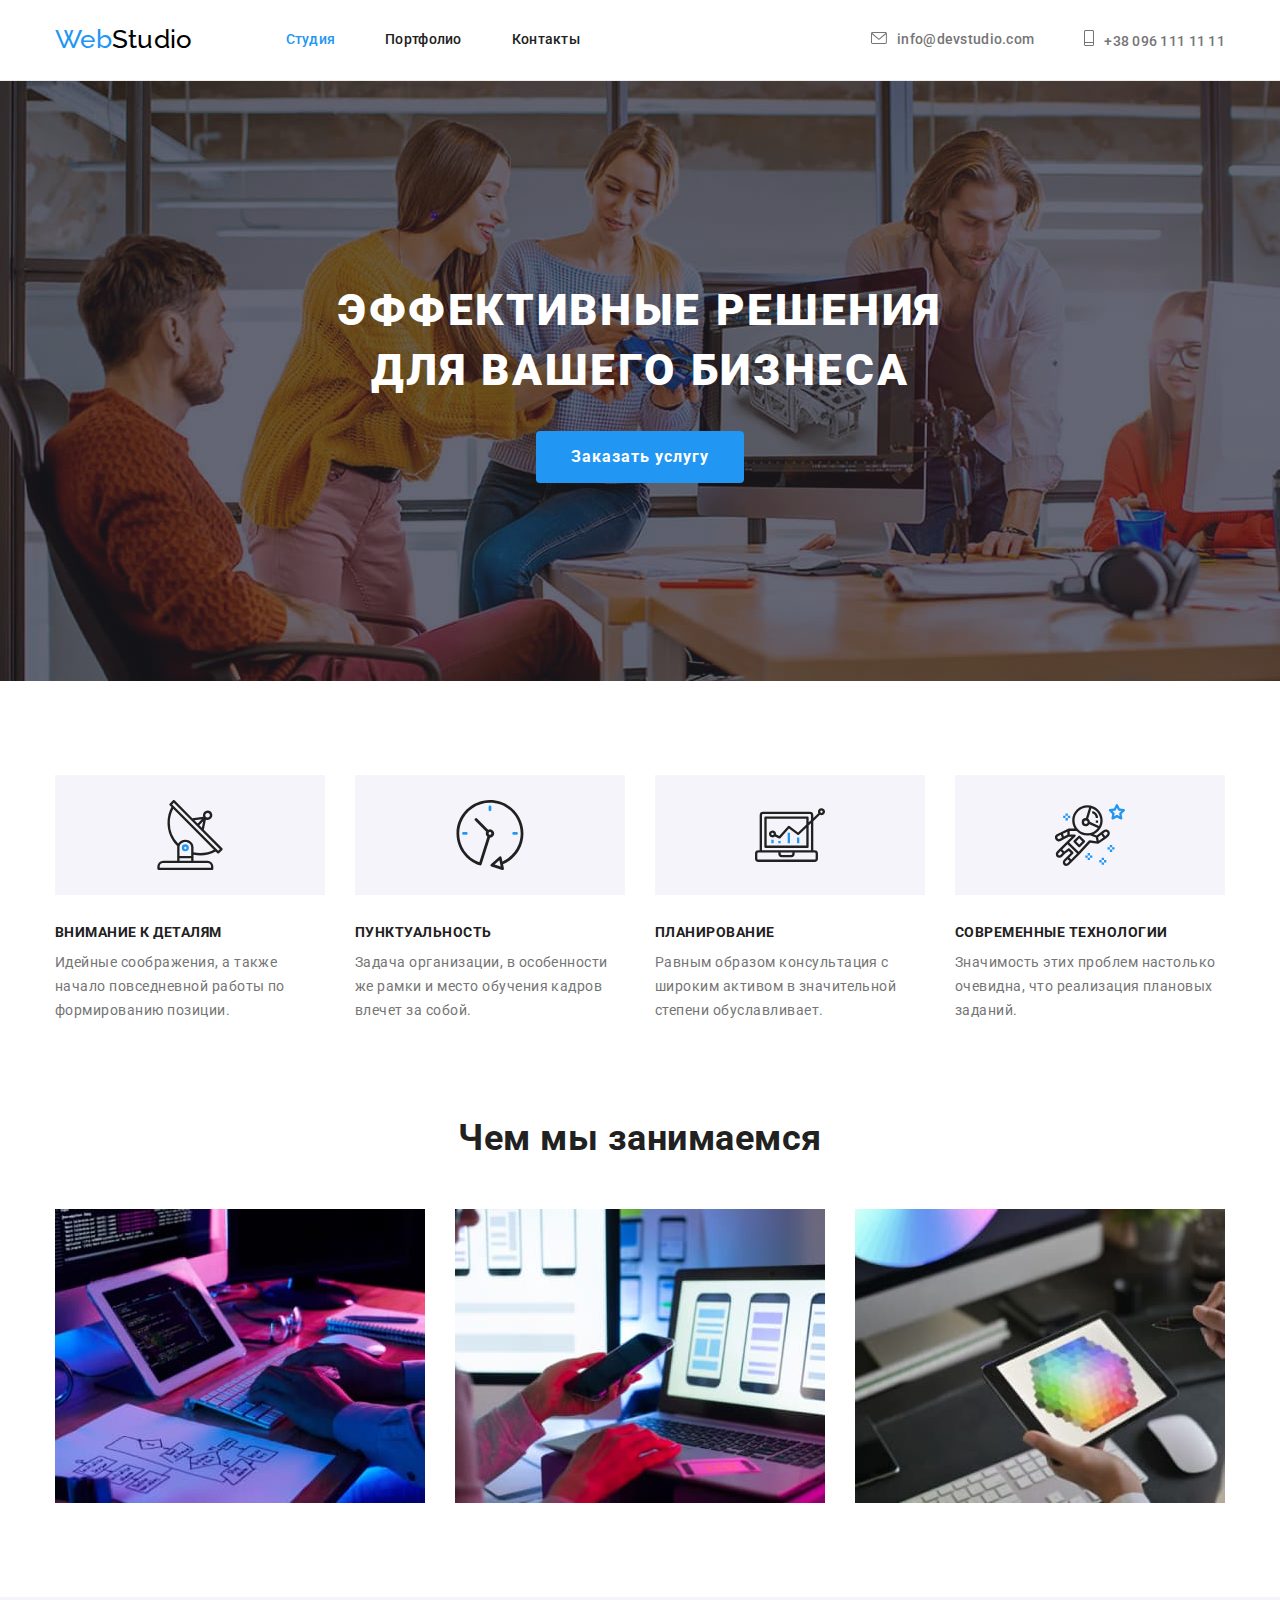
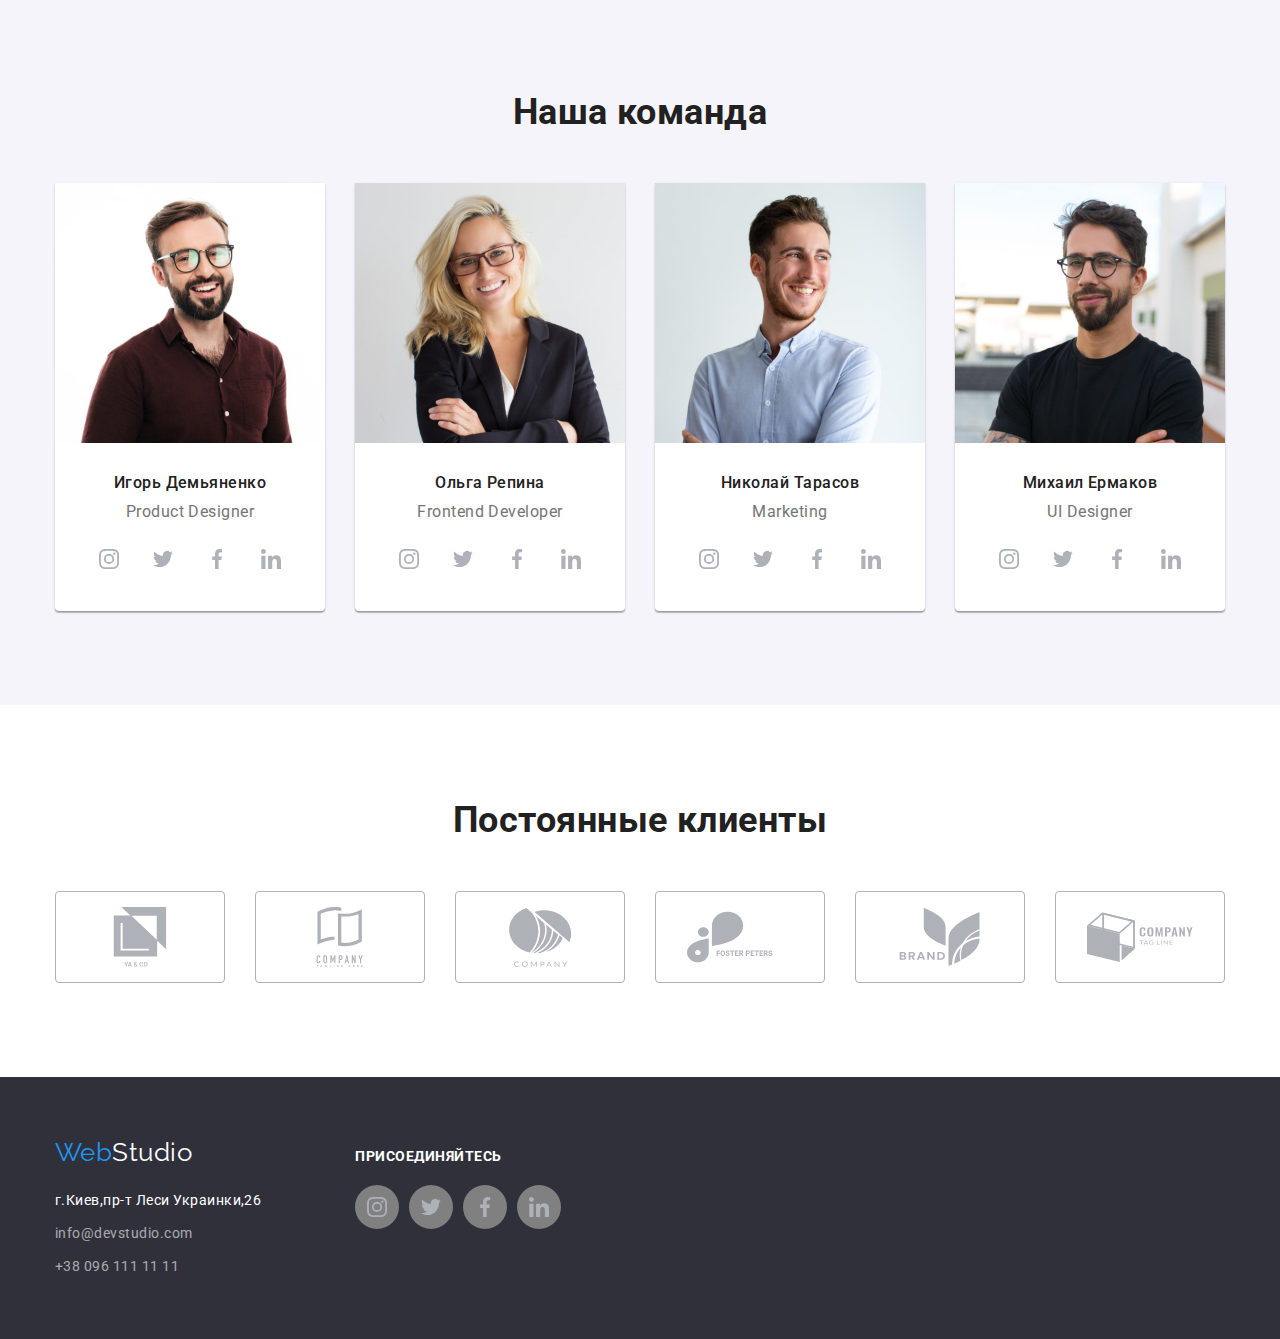
<file: index.html>
<!DOCTYPE html>
<html lang="ru">
<head>
    <meta charset="UTF-8">
    <meta http-equiv="X-UA-Compatible" content="IE=edge">
    <meta name="viewport" content="width=device-width, initial-scale=1.0">
    <title>Web Studio</title>
    <link rel="preconnect" href="https://fonts.googleapis.com">
    <link rel="preconnect" href="https://fonts.gstatic.com" crossorigin>
    <link href="https://fonts.googleapis.com/css2?family=Raleway:wght@700&family=Roboto:wght@400;500;700;900&display=swap"
        rel="stylesheet">
    <link rel="stylesheet" href="https://cdnjs.cloudflare.com/ajax/libs/modern-normalize/1.1.0/modern-normalize.min.css">
    <link rel="stylesheet" href="./css/style.css">
    
</head>
<body>
    <header class="header">
        <div class="conteiner header-wrap">
            <nav class="header-nav">
                <a class="header-logo" href="./index.html">
                    <span class="header-web">Web</span><span class="header-studio">Studio</span>
                </a>

                <ul class="header-nav list">
                    <li class="header-nav-item"><a class="header-nav-link link current" href="./index.html">Студия</a></li>
                    <li class="header-nav-item"><a class="header-nav-link link" href="./portfolio.html">Портфолио</a></li>
                    <li class="header-nav-item"><a class="header-nav-link link" href="">Контакты</a></li>
                </ul>
            </nav>

            <ul class="header-contact list">
                <li class="header-contact-item"><a class="header-contact-link link" href="mailto:info@devstudio.com">
                    <svg class="header-contact-icon-mail">
                        <use href="./img/icons.svg#envelope"></use>
                    </svg>info@devstudio.com</a></li>

                <li class="header-contact-item"><a class="header-contact-link link" href="tel:+380961111111">
                    <svg class="header-contact-icon-tel">
                        <use href="./img/icons.svg#tel"></use>
                    </svg>+38 096 111 11 11</a></li>
            </ul>
        </div>
    </header>
    
    <!-- Главное оформление -->
    <main>
        <!-- секция герой -->
        <section class="section hero">
            <div class="conteiner ">
                <h1 class="hero-title">Эффективные решения <br> для вашего бизнеса</h1>
                <button class="hero-btn button order" type="button">Заказать услугу</button>
            </div>
        </section>

        <!-- секция особенности -->
        <section class="section features">
            <div class="conteiner ">
                <h2 hidden>Особености</h2>
                    <ul class="features-list list">
                        <li class="features-item">
                            <div class="features-box">
                                <svg class="features-icon">
                                    <use href="./img/icons.svg#antenna"></use>
                                </svg>
                            </div>
                            <h3 class="features-title">Внимание к деталям</h3>
                            <p class="features-text">Идейные соображения, а также начало повседневной работы по формированию позиции.</p>
                        </li>

                        <li class="features-item">
                            <div class="features-box"><svg class="features-icon">
                                <use href="./img/icons.svg#clock"></use>
                            </svg>
                            </div>
                            <h3 class="features-title">Пунктуальность</h3>
                            <p class="features-text">Задача организации, в особенности же рамки и место обучения кадров влечет за собой.</p>
                        </li>

                        <li class="features-item">
                            <div class="features-box">
                                <svg class="features-icon">
                                    <use href="./img/icons.svg#diagram"></use>
                                </svg>
                            </div>
                            <h3 class="features-title">Планирование</h3>
                            <p class="features-text">Равным образом консультация с широким активом в значительной степени обуславливает.</p>
                        </li>

                        <li class="features-item">
                            <div class="features-box">
                                <svg class="features-icon">
                                    <use href="./img/icons.svg#astronaut"></use>
                                </svg>
                            </div>
                            <h3 class="features-title">Современные технологии</h3>
                            <p class="features-text">Значимость этих проблем настолько очевидна, что реализация плановых заданий.</p>
                        </li>
                    </ul>
            </div>
        </section>
        
        <!-- секция че мы занимаемся -->
        <section class="section work">
            <div class="conteiner">
                <h2 class="work-title">Чем мы занимаемся</h2>
                <ul class="work-list list">
                    <li class="work-item"><img src="./img/computer.jpg" alt="компьютер" width="370"></li>
                    <li class="work-item"><img src="./img/telephone.jpg" alt="телефон" width="370"></li>
                    <li class="work-item"><img src="./img/laptop.jpg" alt="лептоп" width="370"></li>
                </ul>
            </div>
        </section>
        
        <!-- секция наша команда -->
        <section class="section team">
            <div class="conteiner">
                <h2 class="team-title">Наша команда</h2>
                    <ul class="team-list list">
                        <li class="team-card">
                            <img src="./img/igor.jpg" alt="фото Игоря" width="270">
                            <div class="staff">
                                <h3 class="staff-name">Игорь Демьяненко</h3>
                                <p class="staff-position">Product Designer</p>
<!-- блок соцсети -->
                            <ul class="social-links list">
                                <li class="networks">
                                    <a class="networks-link link" href="https://www.instagram.com" target="_blank" ret="noopener noreferrer nofollow">
                                        <svg class="networks-icon">
                                            <use href="./img/icons.svg#instagram"></use>
                                        </svg>
                                    </a>
                                </li>
                                    
                                <li class="networks">
                                    <a class="networks-link link" href="https://twitter.com" target="_blank" ret="noopener noreferrer nofollow">
                                        <svg class="networks-icon">
                                            <use href="./img/icons.svg#twitter"></use>
                                        </svg>
                                    </a>
                                </li>
                                    
                                <li class="networks">
                                    <a class="networks-link link" href="https://www.facebook.com" target="_blank" ret="noopener noreferrer nofollow">
                                        <svg class="networks-icon">
                                            <use href="./img/icons.svg#facebook"></use>
                                        </svg>
                                    </a>
                                </li>
                                    
                                <li class="networks">
                                    <a class=" networks-link link" href="https://www.linkedin.com" target="_blank" ret="noopener noreferrer nofollow">
                                        <svg class="networks-icon">
                                            <use href="./img/icons.svg#linkedin"></use>
                                        </svg>
                                    </a>
                                </li>
                            </ul>
                            </div>                            
                        </li>

                        <li class="team-card">
                            <img src="./img/olga.jpg" alt="фото Ольги" width="270">
                            <div class="staff">
                                <h3 class="staff-name">Ольга Репина</h3>
                                <p class="staff-position">Frontend Developer</p>
<!-- блок соцсетей -->
                            <ul class="social-links list">
                                <li class="networks">
                                    <a class="networks-link link" href="https://www.instagram.com" target="_blank" ret="noopener noreferrer nofollow">
                                        <svg class="networks-icon">
                                            <use href="./img/icons.svg#instagram"></use>
                                        </svg>
                                    </a>
                                </li>
                                    
                                <li class="networks">
                                    <a class="networks-link link" href="https://twitter.com" target="_blank" ret="noopener noreferrer nofollow">
                                        <svg class="networks-icon">
                                            <use href="./img/icons.svg#twitter"></use>
                                        </svg>
                                    </a>
                                </li>
                                    
                                <li class="networks">
                                    <a class="networks-link link" href="https://www.facebook.com" target="_blank" ret="noopener noreferrer nofollow">
                                        <svg class="networks-icon">
                                            <use href="./img/icons.svg#facebook"></use>
                                        </svg>
                                    </a>
                                </li>
                                    
                                <li class="networks">
                                    <a class=" networks-link link" href="https://www.linkedin.com" target="_blank" ret="noopener noreferrer nofollow">
                                        <svg class="networks-icon">
                                            <use href="./img/icons.svg#linkedin"></use>
                                        </svg>
                                    </a>
                                </li>
                            </ul>
                            </div>          
                        </li>

                        <li class="team-card">
                            <img src="./img/nikolai.jpg" alt="фото Николая" width="270">
                            <div class="staff">
                                <h3 class="staff-name">Николай Тарасов</h3>
                                <p class="staff-position">Marketing</p>
<!-- блок соцсетей -->                         
                            <ul class="social-links list">
                                <li class="networks">
                                    <a class="networks-link link" href="https://www.instagram.com" target="_blank" ret="noopener noreferrer nofollow">
                                        <svg class="networks-icon">
                                            <use href="./img/icons.svg#instagram"></use>
                                        </svg>
                                    </a>
                                </li>
                                    
                                <li class="networks">
                                    <a class="networks-link link" href="https://twitter.com" target="_blank" ret="noopener noreferrer nofollow">
                                        <svg class="networks-icon">
                                            <use href="./img/icons.svg#twitter"></use>
                                        </svg>
                                    </a>
                                </li>
                                    
                                <li class="networks">
                                    <a class="networks-link link" href="https://www.facebook.com" target="_blank" ret="noopener noreferrer nofollow">
                                        <svg class="networks-icon">
                                            <use href="./img/icons.svg#facebook"></use>
                                        </svg>
                                    </a>
                                </li>
                                    
                                <li class="networks">
                                    <a class=" networks-link link" href="https://www.linkedin.com" target="_blank" ret="noopener noreferrer nofollow">
                                        <svg class="networks-icon">
                                            <use href="./img/icons.svg#linkedin"></use>
                                        </svg>
                                    </a>
                                </li>
                            </ul>
                            </div>
                        </li>

                        <li class="team-card">
                            <img src="./img/mihail.jpg" alt="фото Михаила" width="270"> 
                            <div class="staff">
                                <h3 class="staff-name">Михаил Ермаков</h3>
                                <p class="staff-position">UI Designer</p>
<!-- блок соцсетей -->
                            <ul class="social-links list">
                                <li class="networks">
                                    <a class="networks-link link" href="https://www.instagram.com" target="_blank" ret="noopener noreferrer nofollow">
                                        <svg class="networks-icon">
                                            <use href="./img/icons.svg#instagram"></use>
                                        </svg>
                                    </a>
                                </li>
                                    
                                <li class="networks">
                                    <a class="networks-link link" href="https://twitter.com" target="_blank" ret="noopener noreferrer nofollow">
                                        <svg class="networks-icon">
                                            <use href="./img/icons.svg#twitter"></use>
                                        </svg>
                                    </a>
                                </li>
                                    
                                <li class="networks">
                                    <a class="networks-link link" href="https://www.facebook.com" target="_blank" ret="noopener noreferrer nofollow">
                                        <svg class="networks-icon">
                                            <use href="./img/icons.svg#facebook"></use>
                                        </svg>
                                    </a>
                                </li>
                                    
                                <li class="networks">
                                    <a class=" networks-link link" href="https://www.linkedin.com" target="_blank" ret="noopener noreferrer nofollow">
                                        <svg class="networks-icon">
                                            <use href="./img/icons.svg#linkedin"></use>
                                        </svg>
                                    </a>
                                </li>
                            </ul>
                            </div>
                        </li>
                    </ul>
            </div>
        </section> 

<!-- Секция постоянные клиенты -->
        <section class="section clients">
            <div class="conteiner">
                <h2 class="clients-title">Постоянные клиенты</h2>
                    
                    <ul class="clients-list list">
                        <li class="clients-item">
                            <a class="clients-link" href="#">
                            <svg class="clients-icon">
                                <use href="./img/icons.svg#company-1"></use>
                            </svg>
                            </a>
                        </li>
                        <li class="clients-item">
                            <a class="clients-link" href="#">
                            <svg class="clients-icon">
                                <use href="./img/icons.svg#company-2" widht="106" height="60"></use>
                            </svg>
                            </a>
                        </li>
                        <li class="clients-item">
                            <a class="clients-link" href="#">
                            <svg class="clients-icon">
                                <use href="./img/icons.svg#company-3" widht="106" height="60"></use>
                            </svg>
                            </a>
                        </li>
                        <li class="clients-item">
                            <a class="clients-link" href="#">
                            <svg class="clients-icon">
                                <use href="./img/icons.svg#company-4" widht="106" height="60"></use>
                            </svg>
                            </a>
                        </li>
                        <li class="clients-item">
                            <a class="clients-link" href="#">
                            <svg class="clients-icon">
                                <use href="./img/icons.svg#company-5" widht="106" height="60"></use>
                            </svg>
                            </a>
                        </li>
                        <li class="clients-item">
                            <a class="clients-link" href="#">
                            <svg class="clients-icon">
                                <use href="./img/icons.svg#company-6" widht="106" height="60"></use>
                            </svg>
                            </a>
                        </li>
                    </ul>
                </div>
            </div>
        </section>
    </main>

    <!-- секция футер -->
    <footer class="footer">
        <div class="conteiner join">
            <div>
                <a class="footer-logo" href="./index.html">
                    <span class="footer-web">Web</span><span class="footer-studio">Studio</span>
                </a>
                <address class="address">
                    <ul class="address-list list">
                        <li class="address-item"><a class="address-link link place" href="https://goo.gl/maps/ZaD2ymdkpTnKKArT6" target="_blank" rel="noopener noreferrer nofollow">г.Киев,пр-т Леси Украинки,26</a></li>

                        <li class="address-item"><a class="address-link link" href="mailto:info@devstudio.com">info@devstudio.com</a></li>
                        
                        <li class="address-item"><a class="address-link link" href="tel:+38 096 111 1111">+38 096 111 11 11</a></li>
                    </ul>
                </address>
            </div>

        <div class="join-box">
            <h2 class="join-title">Присоединяйтесь</h2>
<!-- блок соцсетей -->
                <ul class="footer-social-links list">
                                <li class="networks">
                                    <a class="networks-link link" href="https://www.instagram.com" target="_blank" ret="noopener noreferrer nofollow">
                                        <svg class="networks-icon">
                                            <use href="./img/icons.svg#instagram"></use>
                                        </svg>
                                    </a>
                                </li>
                                    
                                <li class="networks">
                                    <a class="networks-link link" href="https://twitter.com" target="_blank" ret="noopener noreferrer nofollow">
                                        <svg class="networks-icon">
                                            <use href="./img/icons.svg#twitter"></use>
                                        </svg>
                                    </a>
                                </li>
                                    
                                <li class="networks">
                                    <a class="networks-link link" href="https://www.facebook.com" target="_blank" ret="noopener noreferrer nofollow">
                                        <svg class="networks-icon">
                                            <use href="./img/icons.svg#facebook"></use>
                                        </svg>
                                    </a>
                                </li>
                                    
                                <li class="networks">
                                    <a class=" networks-link link" href="https://www.linkedin.com" target="_blank" ret="noopener noreferrer nofollow">
                                        <svg class="networks-icon">
                                            <use href="./img/icons.svg#linkedin"></use>
                                        </svg>
                                    </a>
                                </li>
                            </ul>
        </div>
        </div>
    </footer>
    
    

</body>
</html>
</file>
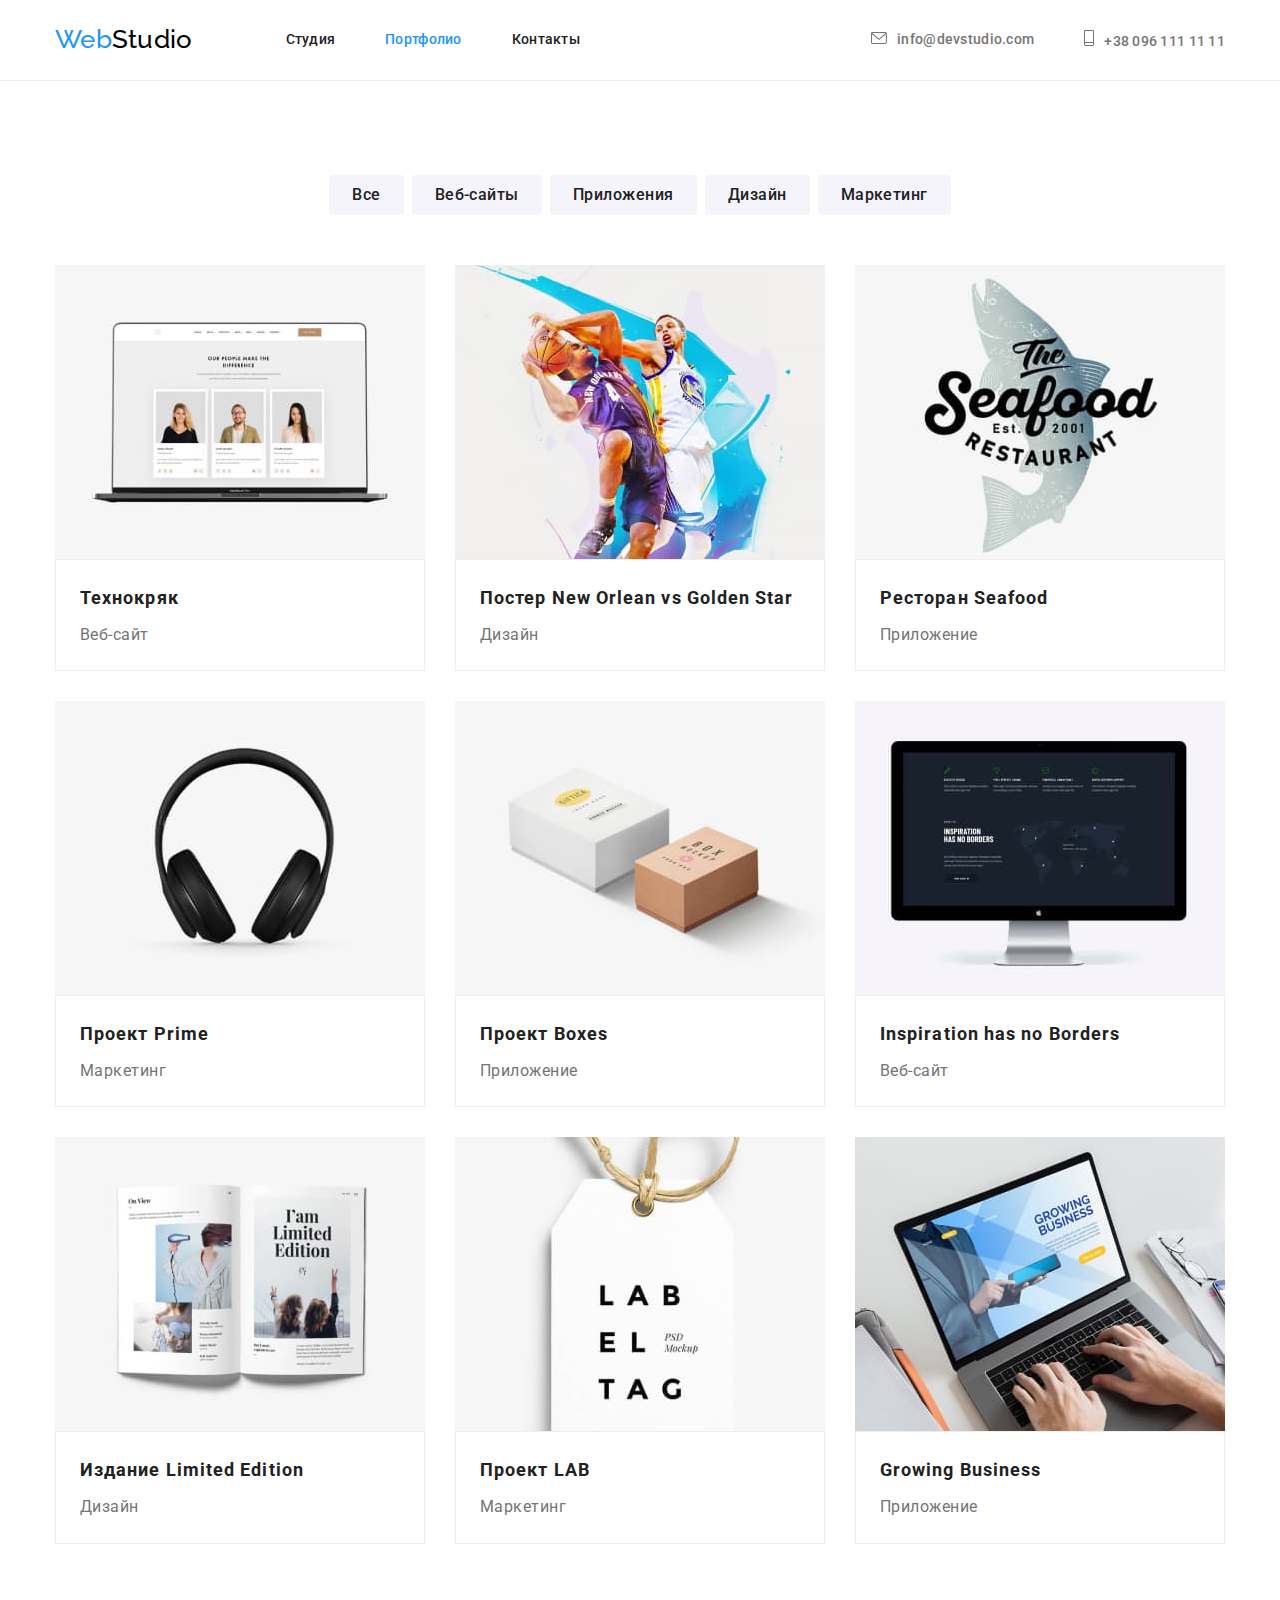
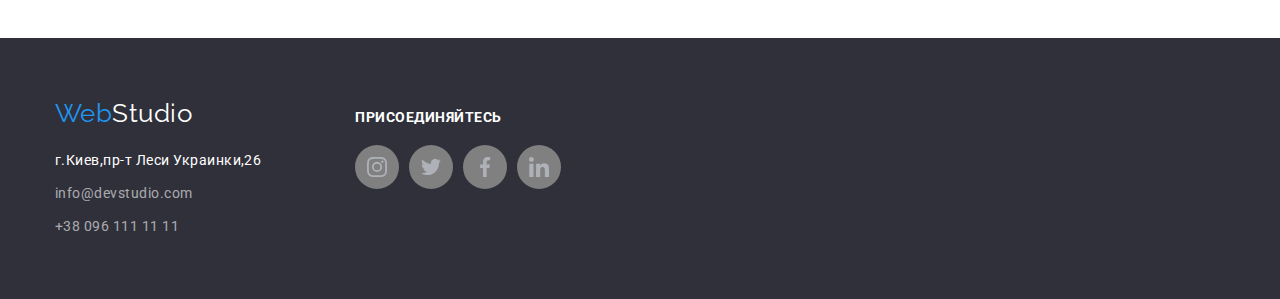
<file: portfolio.html>
<!DOCTYPE html>
<html lang="en">
<head>
    <meta charset="UTF-8">
    <meta http-equiv="X-UA-Compatible" content="IE=edge">
    <meta name="viewport" content="width=device-width, initial-scale=1.0">
    <title>Porfolio</title>
    <link rel="preconnect" href="https://fonts.googleapis.com">
    <link rel="preconnect" href="https://fonts.gstatic.com" crossorigin>
    <link href="https://fonts.googleapis.com/css2?family=Raleway:wght@700&family=Roboto:wght@400;500;700;900&display=swap"
        rel="stylesheet">
    <link rel="stylesheet" href="https://cdnjs.cloudflare.com/ajax/libs/modern-normalize/1.1.0/modern-normalize.min.css">
    <link rel="stylesheet" href="./css/style.css">
</head>
<body>
    <header class="header">
        <div class="conteiner header-wrap">
            <nav class="header-nav">
                <a class="header-logo" href="./index.html">
                    <span class="header-web">Web</span><span class="header-studio">Studio</span>
                </a>

                <ul class="header-nav list">
                    <li class="header-nav-item"><a class="header-nav-link link" href="./index.html">Студия</a></li>
                    <li class="header-nav-item"><a class="header-nav-link link current" href="./portfolio.html">Портфолио</a></li>
                    <li class="header-nav-item"><a class="header-nav-link link" href="">Контакты</a></li>
                </ul>
            </nav>

            <ul class="header-contact list">
                <li class="header-contact-item"><a class="header-contact-link link" href="mailto:info@devstudio.com">
                    <svg class="header-contact-icon-mail">
                        <use href="./img/icons.svg#envelope"></use>
                    </svg>info@devstudio.com</a></li>

                <li class="header-contact-item"><a class="header-contact-link link" href="tel:+380961111111">
                    <svg class="header-contact-icon-tel">
                        <use href="./img/icons.svg#tel"></use>
                    </svg>+38 096 111 11 11</a></li>
            </ul>
        </div>
    </header>

<main>
    <!-- секция кнопок навигации -->
    <section class="section filters">
        <div class="conteiner">
            <h1 class="vissually-hidden">Наши работы</h1>
            <ul class="filters-list list">
                <li class="filters-item" ><button class="filters-btn button" type="button">Все</button> </li>
                <li class="filters-item" ><button class="filters-btn button" type="button">Веб-сайты</button></li>
                <li class="filters-item" ><button class="filters-btn button" type="button">Приложения</button></li>
                <li class="filters-item" ><button class="filters-btn button" type="button">Дизайн</button></li>
                <li class="filters-item" ><button class="filters-btn button" type="button">Маркетинг</button></li>
            </ul>
        </div>
<!-- проэкты -->
        <div class="conteiner">
            <ul class="project list">
                <li class="project-card item">
                    <!-- <div class="project-card-content"> -->
                    <img src="./img/tehnokryak.jpg" alt="Технокряк">
                    <div class="project-name">
                        <h2 class="project-title">Технокряк</h2>
                        <p class="project-nav">Веб-сайт</p>
                    </div>
                    <!-- </div> -->
                </li>
                <li class="project-card item" >
                    <img src="./img/new-orlean.jpg" alt="Постер New Orlean vs Golden Star" width="370px">
                    <div class="project-name">
                        <h2 class="project-title">Постер New Orlean vs Golden Star</h2>
                        <p class="project-nav">Дизайн</p>
                    </div>
                </li>
                <li class="project-card item" >
                    <img src="./img/restorant-seafood.jpg" alt="Ресторан Seafood" width="370px">
                    <div class="project-name">
                        <h2 class="project-title">Ресторан Seafood</h2>
                        <p class="project-nav">Приложение</p>
                    </div>
                </li>
                <li class="project-card item" >
                    <img src="./img/project-prime.jpg" alt="Проект Prime" width="370px">
                    <div class="project-name">
                        <h2 class="project-title">Проект Prime</h2>
                        <p class="project-nav">Маркетинг</p>
                    </div>
                </li>
                <li class="project-card item" >
                    <img src="./img/project-boxes.jpg" alt="Проект Boxes" width="370px">
                    <div class="project-name">
                        <h2 class="project-title">Проект Boxes</h2>
                        <p class="project-nav">Приложение</p>
                    </div>
                </li>
                <li class="project-card item" >
                    <img src="./img/inspiration- borders.jpg" alt="Inspiration has no Borders" width="370px">
                    <div class="project-name">
                        <h2 class="project-title">Inspiration has no Borders</h2>
                        <p class="project-nav">Веб-сайт</p>
                    </div>
                </li>
                <li class="project-card item" >
                    <img src="./img/limited-edition.jpg" alt="Издание Limited Edition" width="370px">
                    <div class="project-name">
                        <h2 class="project-title">Издание Limited Edition</h2>
                        <p class="project-nav">Дизайн</p>
                    </div>
                </li>
                <li class="project-card item" >
                    <img src="./img/project-lab.jpg" alt="Проект LAB" width="370px">
                    <div class="project-name">
                        <h2 class="project-title">Проект LAB</h2>
                        <p class="project-nav">Маркетинг</p>
                    </div>
                </li>
                <li class="project-card item" >
                    <img src="./img/growing-business.jpg" alt="Growing Business" width="370px">
                    <div class="project-name">
                        <h2 class="project-title">Growing Business</h2>
                        <p class="project-nav">Приложение</p>
                    </div>
                </li>
            </ul>
        </div>
    </section>
    </div>
</main>

    <!-- секция футер -->
    <footer class="footer">
        <div class="conteiner join">
            <div>
                <a class="footer-logo" href="./index.html">
                    <span class="footer-web">Web</span><span class="footer-studio">Studio</span>
                </a>
                <address class="address">
                    <ul class="address-list list">
                        <li class="address-item"><a class="address-link link place" href="https://goo.gl/maps/ZaD2ymdkpTnKKArT6" target="_blank" rel="noopener noreferrer nofollow">г.Киев,пр-т Леси Украинки,26</a></li>

                        <li class="address-item"><a class="address-link link" href="mailto:info@devstudio.com">info@devstudio.com</a></li>
                        
                        <li class="address-item"><a class="address-link link" href="tel:+38 096 111 1111">+38 096 111 11 11</a></li>
                    </ul>
                </address>
            </div>

        <div class="join-box">
            <h2 class="join-title">Присоединяйтесь</h2>
<!-- блок соцсетей -->
                <ul class="footer-social-links list">
                                <li class="networks">
                                    <a class="networks-link link" href="https://www.instagram.com" target="_blank" ret="noopener noreferrer nofollow">
                                        <svg class="networks-icon">
                                            <use href="./img/icons.svg#instagram"></use>
                                        </svg>
                                    </a>
                                </li>
                                    
                                <li class="networks">
                                    <a class="networks-link link" href="https://twitter.com" target="_blank" ret="noopener noreferrer nofollow">
                                        <svg class="networks-icon">
                                            <use href="./img/icons.svg#twitter"></use>
                                        </svg>
                                    </a>
                                </li>
                                    
                                <li class="networks">
                                    <a class="networks-link link" href="https://www.facebook.com" target="_blank" ret="noopener noreferrer nofollow">
                                        <svg class="networks-icon">
                                            <use href="./img/icons.svg#facebook"></use>
                                        </svg>
                                    </a>
                                </li>
                                    
                                <li class="networks">
                                    <a class=" networks-link link" href="https://www.linkedin.com" target="_blank" ret="noopener noreferrer nofollow">
                                        <svg class="networks-icon">
                                            <use href="./img/icons.svg#linkedin"></use>
                                        </svg>
                                    </a>
                                </li>
                            </ul>
        </div>
        </div>
    </footer>


    
</body>
</html>
</file>
<file: css/style.css>
:root{
    --accent-color: #2196F3;
    --background-color: #E5E5E5;
    --background-button: #F5F4FA;
    --footer-bgcolor: #2F303A;
    --footer-text-color: rgba(255, 255, 255, 0.6);
    --header-color: #FFFFFF;
    --main-text-color: #212121;
    --second-text-color: #757575;
    --studio-color: #000000;
    --border-color-portfolio: rgba(238, 238, 238, 1);
    --border-color-header: rgba(236, 236, 236, 1);
    --background-hero-color: #C4C4C4;
    --icons-color: #AFB1B8;

}

body {
    font-family: 'Roboto', sans-serif;
    font-weight: 400;
    letter-spacing: 0.03em;
    list-style: none;
    color: var(--main-text-color);
    /* background-color: var(--background-color); */
}

img {
    display: block;
    max-width: 100%
}

.list{
    padding: 0;
    margin: 0;

    font-style: normal;
    list-style-type: none;
    text-decoration: none;
}
.link{
    text-decoration: none;
}
.conteiner{
    margin-left: auto;
    margin-right: auto;
    width: 1200px;
    padding: 0 15px; 
    
    /* outline: 2px solid tomato; */
}

.section{
    padding-top: 94px;
    padding-bottom: 94px;

    /* outline: 1px solid violet; */
}
.vissually-hidden{
    position: absolute;
    width: 1px;
    height: 1px;
    margin: -1px;
    border: 0;
    padding: 0;
    
    white-space: nowrap;
    clip-path: inset(100%);
    clip: rect(0 0 0 0);
    overflow: hidden;
}


/* СТИЛЬ HEADER */
    /* стиль логотипа header footer */
.header-logo,
.footer-logo {
    margin-right: 93px;
    padding-top: 24px;
    padding-bottom: 25px;

    font-family: 'Raleway', sans-serif;
    font-size: 26px;
    line-height: 1.2;
    text-decoration: none;
}
.header-web,
.footer-web {
    color: var(--accent-color);
}
.header-studio {
    color: var(--studio-color);
}

/* стиль навигации */

.header{
    background-color: var(--header-color);
    border-bottom: 1px solid var(--border-color-header);
}
.header-wrap {
    display: flex;
    align-items: center;
}
.header-nav,
.header-contact{
    display: flex;
    align-items: center;
    font-weight: 500;
    font-size: 14px;
    line-height: 1.14;
    letter-spacing: 0.02em;
    text-decoration: none;
}

.header-nav .header-nav-link:hover,
.header-nav .header-nav-link:focus,
.header-contact .header-contact-link:hover,
.header-contact .header-contact-link:focus,
.header-nav .header-nav-link.current,
.address-link:focus,
.address-link:hover {
    color: var(--accent-color);
}

.header-nav-link {
    color: var(--main-text-color);
}

.header-contact{
    margin-left: auto;
}

.header-contact-item .header-contact-link{
    color: var(--second-text-color);
}

.header-nav .header-nav-item:not(:last-child),
.header-contact .header-contact-item:not(:last-child){
    margin-right: 50px;
}

.header-nav-link{
    display: flex;
    align-items: center;
}
.header-contact-icon-mail {
    width: 16px;
    height: 12px;
    fill: currentColor;
    margin-right: 10px;
}
.header-contact-icon-tel {
    width: 10px;
    height: 16px;
    fill: currentColor;
    margin-right: 10px;
}
.header-contact-icon-mail:hover,
.header-contact-icon-tel:hover {
    fill: var(--accent-color)
}


/* стиль героя */
.hero {
    background-color: var(--background-hero-color);
    background-image: linear-gradient(to right,
            rgba(47, 48, 58, 0.4),
            rgba(47, 48, 58, 0.4)),
        url(../img/head-foto.jpg);
    height: 600px;
    max-width: 1600px;
    margin-left: auto;
    margin-right: auto;
    padding-bottom: 200px;
    padding-top: 200px;
    text-align: center;
}

.hero-title{
    margin-top: 0;
    margin-bottom: 30px;

    font-weight: 900;
    font-size: 44px;
    line-height: 1.36;
    letter-spacing: 0.06em;
    text-transform: uppercase;
    color: var(--header-color);
}


/* ------стиль кнопок------- */
.button{
    border-radius: 4px;
    padding: 6px 22px;
    min-width: 73px;
    border: 1px solid transparent;

    font-family: inherit;
    font-weight: 500;
    font-size: 16px;
    line-height: 1.63;
    cursor: pointer;
    text-align: center;
    letter-spacing: 0.03em;

    
    color: var(--main-text-color);
    background-color: var(--background-button);
}
.button:hover,
.button:focus {
    color: var(--header-color);
    background-color: var(--accent-color);
}

/* ------стиль кнопки героя------*/
.hero-btn.order{
    padding: 10px 34px;
    min-width: 200px;

    font-weight: 700;
    line-height: 1.87;
    letter-spacing: 0.06em;
    color: var(--header-color);
    background-color: var(--accent-color);
}


/* стиль особенности */
.features{
    padding-bottom: 0;
}

.features-title{
    margin-top: 0;
    margin-bottom: 10px;

    font-weight: 700;
    font-size: 14px;
    line-height: 1.14;;
    text-align: left;
    text-transform: uppercase;
}
.features-text{
    margin-top: 0;
    margin-bottom: 0;

    font-size: 14px;
    line-height: 1.71;
    color: var(--second-text-color);
}
.features-list{
    display: flex;
}
.features-item{
    width: 270px;
    text-align: left;
}
.features-item:not(:last-child){
    margin-right: 30px;
}
/* ---------стиль иконок особенностей-------- */
.features-box{
    display: flex;
    align-items: center;
    justify-content: center;
    width: 270px;
    height: 120px;
    
    margin-bottom: 30px;
   
    background-color: #F5F4FA;
}
.features-icon{
    width: 70px;
    height: 70px;
}

/* стиль титла чем мы занимаемся  наша команда  клиенты*/

.work-title,
.team-title,
.clients-title{
    margin-top: 0;
    margin-bottom: 50px;

    font-weight: 700;
    font-size: 36px;
    line-height: 1.17;
    text-align: center;
}
/* -----стиль чем мы занимаемся---- */
.work-list{    
    display: flex;
}
.work-item{
    display: block;
}
.work-item:not(:last-child){
    margin-right: 30px;
}
/* ------стиль команда------ */
.team{
    line-height: 1.19;
}
.team:nth-child(2n){
    background-color:  var(--background-button);
}
.team-list{
    display: flex;
}
.team-card {
    background-color: #FFFFFF;
    
    border-radius: 0px 0px 4px 4px;
    box-shadow: 0px 1px 3px rgba(0, 0, 0, 0.12),
                0px 1px 1px rgba(0, 0, 0, 0.14),
                0px 2px 1px rgba(0, 0, 0, 0.2);
}

.team-card:not(:last-child) {
    margin-right: 30px;
}
.staff {
    padding-top: 30px;
}
.staff-name{
    margin: 0px;
    margin-bottom: 10px;

    font-weight: 500;
    font-size: 16px;
    text-align: center;
}
.staff-position{
    margin: 0;
    margin-bottom: 16px;

    font-size: 16px;
    color: var(--second-text-color);
    text-align: center;
}


/* ---------стиль  иконок соцсетей--------- */
.social-links{
    display: flex;  
    align-items: center;    
    margin-left: 32px;
    margin-right: 32px;
    margin-bottom: 30px;
}
.networks:not(:last-child) {
    margin-right: 10px;
}

.networks-link {
    display: flex;
    align-items: center;
    justify-content: center;
    border: transparent;
    border-radius: 50%;
    width: 44px;
    height: 44px;
    padding: 12px;

    fill: var(--icons-color);
    
}
.networks-link:hover,
.networks-link:focus {
    fill: var(--header-color);
    background-color: var(--accent-color);
}
.networks-icon{
    width: 20px;
    height: 20px;
}
.footer-social-links .networks-link{
    background-color: grey;

    
    /* background-color: rgba(255, 255, 255, 0.1); */
}

/* -------стиль проэкты ---------*/
.filters-list{
    display: flex;
    padding-bottom: 50px;

    align-items: center;
    justify-content: center;
    
}
.filters-item:not(:last-child):not(:last-child){
    margin-right: 8px;
}
.project{
    display: flex;
    flex-wrap: wrap;
}
.project-card.item {
    max-width: 370px;

    margin-right: 30px;
    margin-bottom: 30px;
}

.project-card.item:nth-child(3n) {
    margin-right: 0;
}

.project-card.item:nth-last-child(-n+3) {
    margin-bottom: 0;
}
.project-name {
    padding-top: 20px;
    padding-bottom: 20px;
    padding-left: 24px;

    border: 1px solid rgba(238, 238, 238, 1);
}

.project-title{
    margin: 0;
    margin-bottom: 4px;
    

    font-weight: 700;
    font-size: 18px;
    
    line-height: 2;
    letter-spacing: 0.06em;
}
.project-nav{
    margin: 0;
    
    font-size: 16px;
    line-height: 1.88;
    color: var(--second-text-color);
}
.project-card.item:hover{
    box-shadow: 1px 4px 6px 0px rgba(0, 0, 0, 0.16),
                0px 4px 4px 0px rgba(0, 0, 0, 0.06),
                0px 1px 1px 0px rgba(0, 0, 0, 0.12);
}

/* -------стиль логотипов компаний---------- */
.clients-list {
    display: flex;
    justify-content: space-between;
}

.clients-link:hover,
.clients-link:focus,
.clients-link:hover .clients-icon,
.clients-link:focus .clients-icon{
    border-color: var(--accent-color);
    fill: var(--accent-color);
}


.clients-link {
    display: flex;
    align-items: center;
    justify-content: center;
    width: 170px;
    height: 92px;
    border: 1px solid var(--icons-color);
    border-radius: 4px;
}

.clients-icon {

    width: 106px;
    height: 60px;
    fill: var(--icons-color);
}





/* стиль футера */

.footer{
    padding-top: 60px;
    padding-bottom: 60px;

    font-size: 14px;
    line-height: 1.71;
    background-color: var(--footer-bgcolor);
}
.footer-studio{
    color: var(--header-color);  
}

.address{
    margin-top: 20px;
    text-decoration: none;
}
.address-link{
    margin-bottom: 9px;
    color: var(--footer-text-color);
}
.address-link.place{
    margin-bottom: 9px;
    color: var(--header-color);
}
.address-item:not(:last-child){
    margin-bottom: 9px;
}

/* стиль присоедняйтесь */
.join{
    display: flex;
    align-items: baseline;
}
.join-box{
    margin-left: 70px;
}

.join-title{
    margin: 0;
    margin-bottom: 20px;
    
    font-weight: 700;
    font-size: 14px;
    text-transform: uppercase;
    
    line-height: 1.14;

    color: var(--header-color);
}
.footer-social-links{
    display: flex;
}
.footer-social-links .networks-link:hover,
.footer-social-links .networks-link:focus {
    fill: var(--header-color);
    color: rgba(255, 255, 255, 0.1);
    background-color: var(--accent-color);
}{

}
</file>
